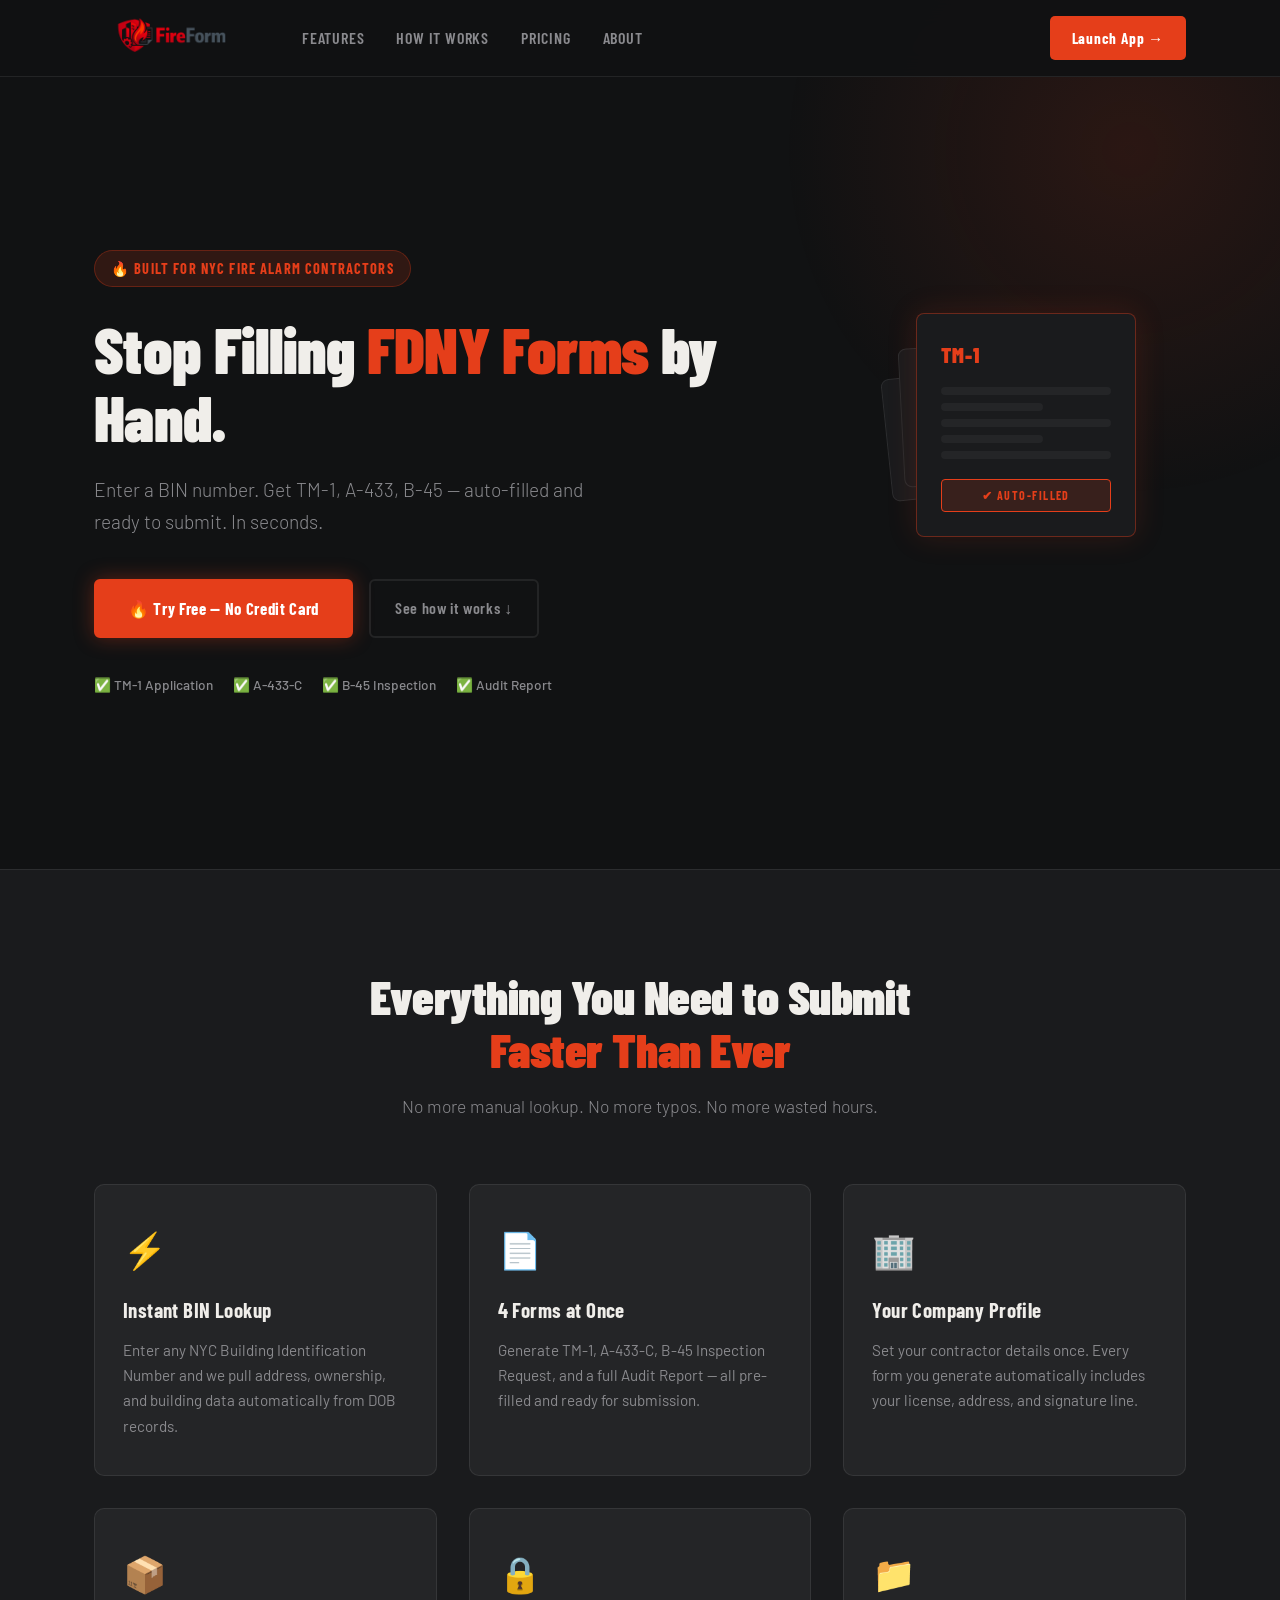
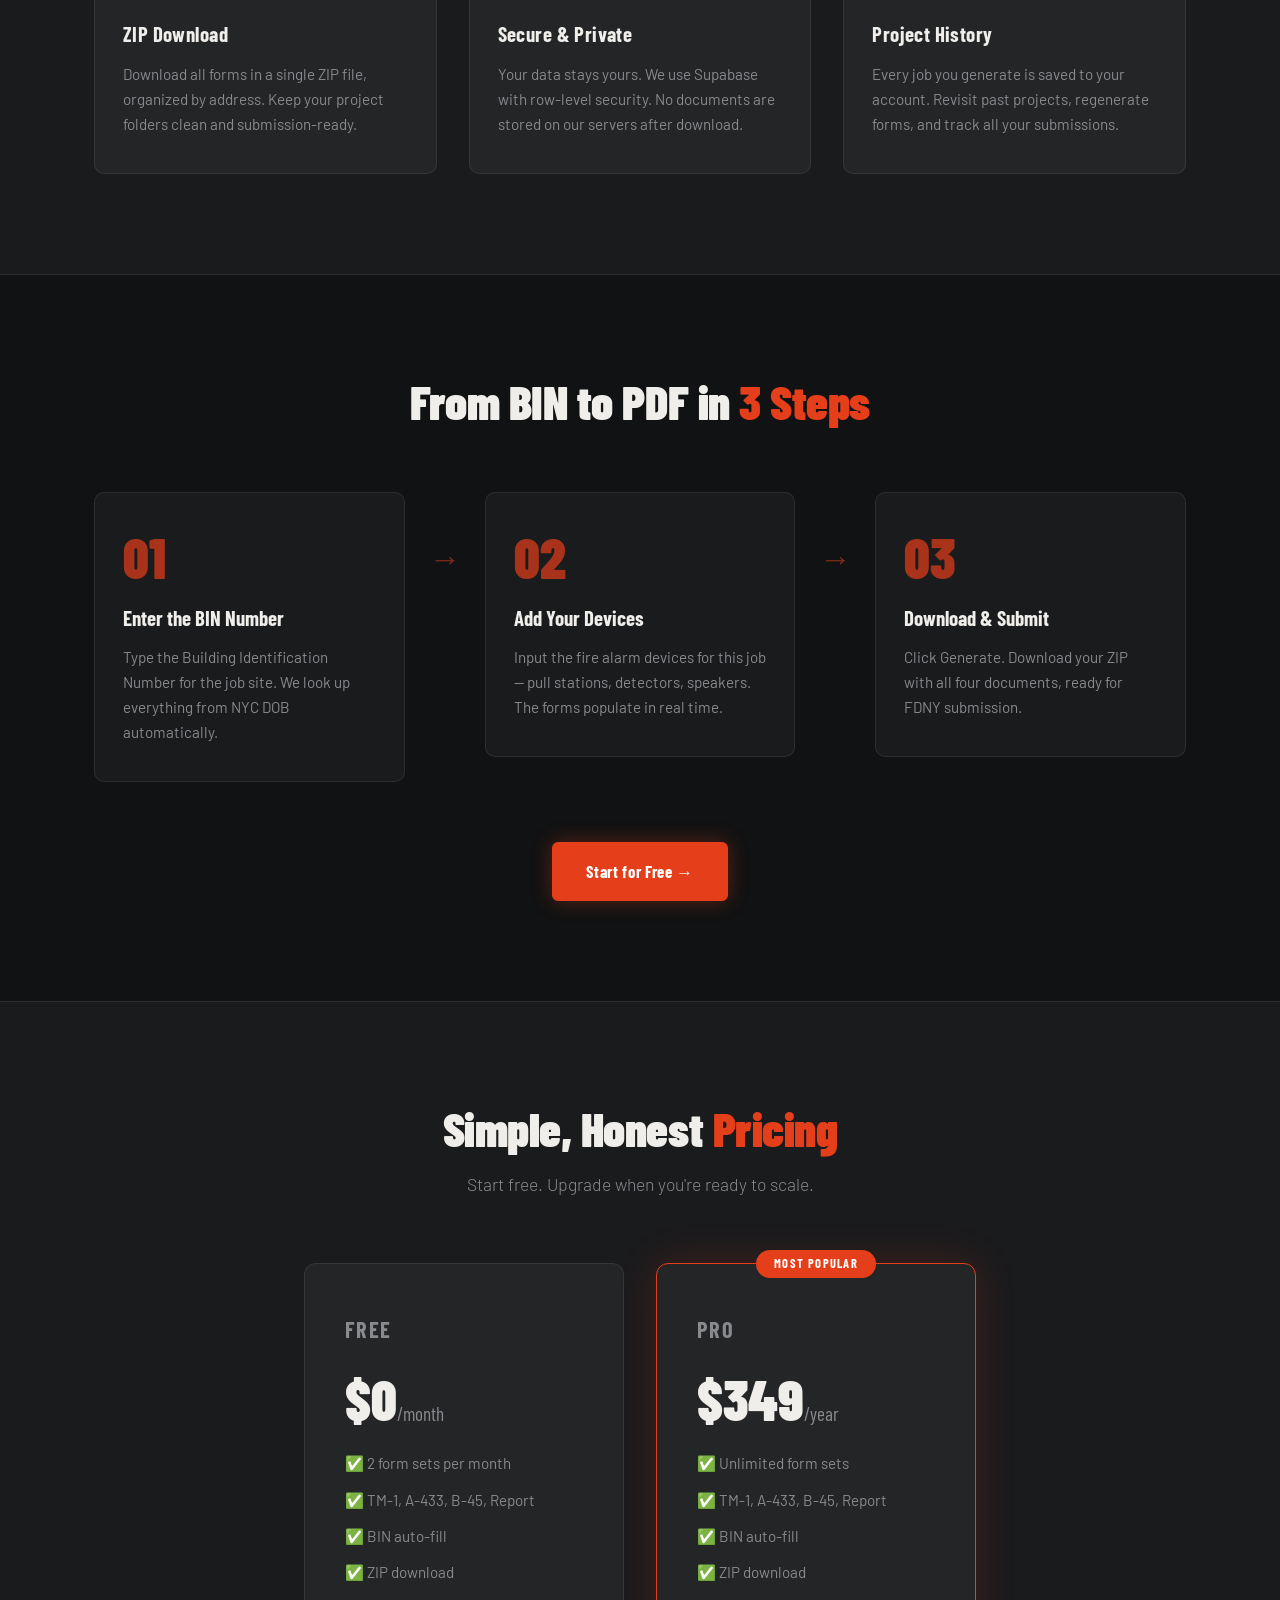
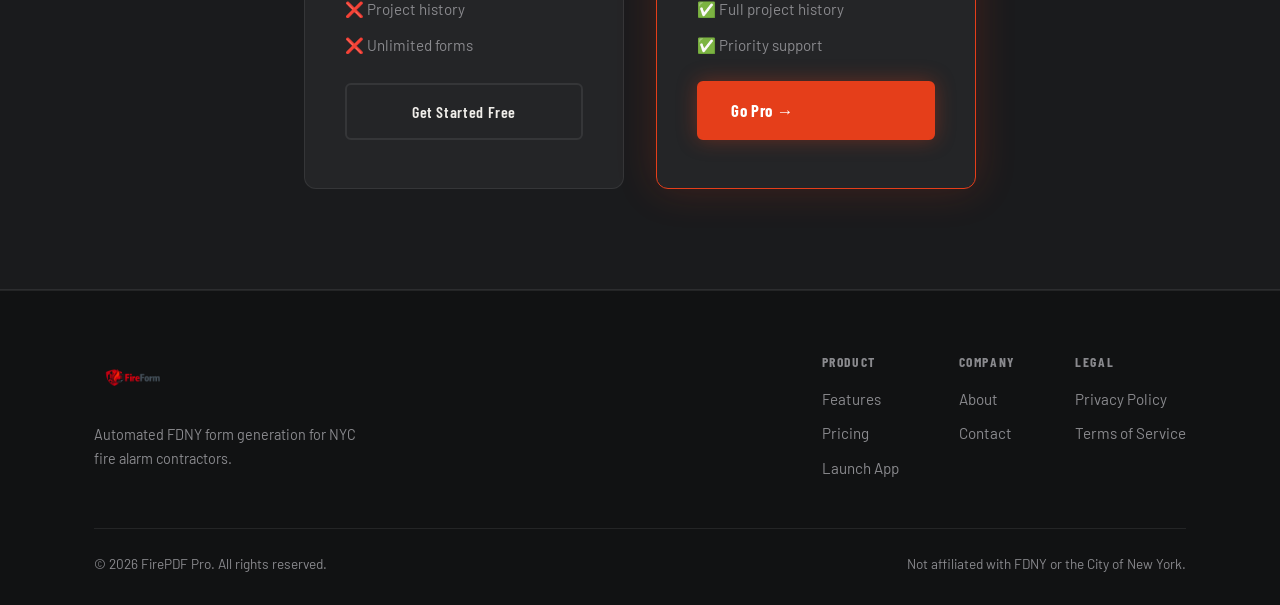
<file: index.html>
<!DOCTYPE html>
<html lang="en">
<head>
  <meta charset="UTF-8" />
  <meta name="viewport" content="width=device-width, initial-scale=1.0"/>
  <title>FirePDF Pro – FDNY Form Automation for NYC Fire Contractors</title>
  <meta name="description" content="Generate TM-1, A-433, and B-45 FDNY forms instantly. Built for NYC fire alarm contractors. Auto-fill from BIN number in seconds."/>
  <link rel="icon" href="logo.png" type="image/png"/>
  <link href="https://fonts.googleapis.com/css2?family=Barlow+Condensed:wght@400;600;700;900&family=Barlow:wght@300;400;500;600&display=swap" rel="stylesheet"/>
  <link rel="stylesheet" href="styles.css"/>
  
  <script async src="https://www.googletagmanager.com/gtag/js?id=AW-18013638371"></script>
  <script>
    window.dataLayer = window.dataLayer || [];
    function gtag(){dataLayer.push(arguments);}
    gtag('js', new Date());
    gtag('config', 'AW-18013638371');
  </script>
  
  <script>
  function gtag_report_conversion(url) {
    var callback = function () {
      if (typeof(url) != 'undefined') {
        window.location = url;
      }
    };
    gtag('event', 'conversion', {
        'send_to': 'AW-18013638371/5pHMCKfz-occEOOdyY1D',
        'event_callback': callback
    });
    return false;
  }
  </script>
</head>

<body>

  <nav class="navbar">
    <div class="nav-inner">
      <a href="index.html" class="nav-logo">
        <img src="logo.png" alt="FirePDF Pro" />
      </a>
      <ul class="nav-links">
        <li><a href="#features">Features</a></li>
        <li><a href="#how">How it Works</a></li>
        <li><a href="#pricing">Pricing</a></li>
        <li><a href="about.html">About</a></li>
      </ul>
      <a href="https://app.firepdfpro.com" onclick="return gtag_report_conversion('https://app.firepdfpro.com');" class="btn-nav" target="_blank">Launch App →</a>
      <button class="nav-toggle" onclick="document.querySelector('.nav-links').classList.toggle('open')">☰</button>
    </div>
  </nav>

  <header class="hero">
    <div class="hero-bg"></div>
    <div class="hero-content">
      <div class="hero-badge">🔥 Built for NYC Fire Alarm Contractors</div>
      <h1>Stop Filling <span class="highlight">FDNY Forms</span> by Hand.</h1>
      <p class="hero-sub">Enter a BIN number. Get TM-1, A-433, B-45 — auto-filled and ready to submit. In seconds.</p>
      <div class="hero-actions">
        <a href="https://app.firepdfpro.com" onclick="return gtag_report_conversion('https://app.firepdfpro.com');" class="btn-primary" target="_blank">🔥 Try Free — No Credit Card</a>
        <a href="#how" class="btn-ghost">See how it works ↓</a>
      </div>
      <div class="hero-proof">
        <span>✅ TM-1 Application</span>
        <span>✅ A-433-C</span>
        <span>✅ B-45 Inspection</span>
        <span>✅ Audit Report</span>
      </div>
    </div>
    <div class="hero-visual">
      <div class="doc-stack">
        <div class="doc-card doc-1">
          <div class="doc-label">TM-1</div>
          <div class="doc-lines">
            <div class="doc-line"></div>
            <div class="doc-line short"></div>
            <div class="doc-line"></div>
            <div class="doc-line short"></div>
            <div class="doc-line"></div>
          </div>
          <div class="doc-stamp">✔ AUTO-FILLED</div>
        </div>
        <div class="doc-card doc-2">
          <div class="doc-label">A-433</div>
          <div class="doc-lines">
            <div class="doc-line"></div>
            <div class="doc-line short"></div>
            <div class="doc-line"></div>
          </div>
        </div>
        <div class="doc-card doc-3">
          <div class="doc-label">B-45</div>
          <div class="doc-lines">
            <div class="doc-line"></div>
            <div class="doc-line short"></div>
          </div>
        </div>
      </div>
    </div>
  </header>

  <section class="features" id="features">
    <div class="container">
      <div class="section-header">
        <h2>Everything You Need to Submit<br/><span class="highlight">Faster Than Ever</span></h2>
        <p>No more manual lookup. No more typos. No more wasted hours.</p>
      </div>
      <div class="features-grid">
        <div class="feature-card">
          <div class="feature-icon">⚡</div>
          <h3>Instant BIN Lookup</h3>
          <p>Enter any NYC Building Identification Number and we pull address, ownership, and building data automatically from DOB records.</p>
        </div>
        <div class="feature-card">
          <div class="feature-icon">📄</div>
          <h3>4 Forms at Once</h3>
          <p>Generate TM-1, A-433-C, B-45 Inspection Request, and a full Audit Report — all pre-filled and ready for submission.</p>
        </div>
        <div class="feature-card">
          <div class="feature-icon">🏢</div>
          <h3>Your Company Profile</h3>
          <p>Set your contractor details once. Every form you generate automatically includes your license, address, and signature line.</p>
        </div>
        <div class="feature-card">
          <div class="feature-icon">📦</div>
          <h3>ZIP Download</h3>
          <p>Download all forms in a single ZIP file, organized by address. Keep your project folders clean and submission-ready.</p>
        </div>
        <div class="feature-card">
          <div class="feature-icon">🔒</div>
          <h3>Secure & Private</h3>
          <p>Your data stays yours. We use Supabase with row-level security. No documents are stored on our servers after download.</p>
        </div>
        <div class="feature-card">
          <div class="feature-icon">📁</div>
          <h3>Project History</h3>
          <p>Every job you generate is saved to your account. Revisit past projects, regenerate forms, and track all your submissions.</p>
        </div>
      </div>
    </div>
  </section>

  <section class="how" id="how">
    <div class="container">
      <div class="section-header light">
        <h2>From BIN to PDF in <span class="highlight">3 Steps</span></h2>
      </div>
      <div class="steps">
        <div class="step">
          <div class="step-number">01</div>
          <div class="step-content">
            <h3>Enter the BIN Number</h3>
            <p>Type the Building Identification Number for the job site. We look up everything from NYC DOB automatically.</p>
          </div>
        </div>
        <div class="step-arrow">→</div>
        <div class="step">
          <div class="step-number">02</div>
          <div class="step-content">
            <h3>Add Your Devices</h3>
            <p>Input the fire alarm devices for this job — pull stations, detectors, speakers. The forms populate in real time.</p>
          </div>
        </div>
        <div class="step-arrow">→</div>
        <div class="step">
          <div class="step-number">03</div>
          <div class="step-content">
            <h3>Download & Submit</h3>
            <p>Click Generate. Download your ZIP with all four documents, ready for FDNY submission.</p>
          </div>
        </div>
      </div>
      <div class="cta-center">
        <a href="https://app.firepdfpro.com" onclick="return gtag_report_conversion('https://app.firepdfpro.com');" class="btn-primary" target="_blank">Start for Free →</a>
      </div>
    </div>
  </section>

  <section class="pricing" id="pricing">
    <div class="container">
      <div class="section-header">
        <h2>Simple, Honest <span class="highlight">Pricing</span></h2>
        <p>Start free. Upgrade when you're ready to scale.</p>
      </div>
      <div class="pricing-grid">
        <div class="pricing-card">
          <div class="plan-name">Free</div>
          <div class="plan-price">$0<span>/month</span></div>
          <ul class="plan-features">
            <li>✅ 2 form sets per month</li>
            <li>✅ TM-1, A-433, B-45, Report</li>
            <li>✅ BIN auto-fill</li>
            <li>✅ ZIP download</li>
            <li>❌ Project history</li>
            <li>❌ Unlimited forms</li>
          </ul>
          <a href="https://app.firepdfpro.com" onclick="return gtag_report_conversion('https://app.firepdfpro.com');" class="btn-ghost-dark" target="_blank">Get Started Free</a>
        </div>
        <div class="pricing-card featured">
          <div class="plan-badge">Most Popular</div>
          <div class="plan-name">Pro</div>
          <div class="plan-price">$349<span>/year</span></div>
          <ul class="plan-features">
            <li>✅ Unlimited form sets</li>
            <li>✅ TM-1, A-433, B-45, Report</li>
            <li>✅ BIN auto-fill</li>
            <li>✅ ZIP download</li>
            <li>✅ Full project history</li>
            <li>✅ Priority support</li>
          </ul>
          <a href="https://app.firepdfpro.com" onclick="return gtag_report_conversion('https://app.firepdfpro.com');" class="btn-primary" target="_blank">Go Pro →</a>
        </div>
      </div>
    </div>
  </section>

  <footer class="footer">
    <div class="container">
      <div class="footer-top">
        <div class="footer-brand">
          <img src="logo.png" alt="FirePDF Pro" class="footer-logo" />
          <p>Automated FDNY form generation for NYC fire alarm contractors.</p>
        </div>
        <div class="footer-links">
          <div class="footer-col">
            <h4>Product</h4>
            <a href="#features">Features</a>
            <a href="#pricing">Pricing</a>
            <a href="https://app.firepdfpro.com" onclick="return gtag_report_conversion('https://app.firepdfpro.com');" target="_blank">Launch App</a>
          </div>
          <div class="footer-col">
            <h4>Company</h4>
            <a href="about.html">About</a>
            <a href="mailto:support@firepdfpro.com">Contact</a>
          </div>
          <div class="footer-col">
            <h4>Legal</h4>
            <a href="privacy.html">Privacy Policy</a>
            <a href="terms.html">Terms of Service</a>
          </div>
        </div>
      </div>
      <div class="footer-bottom">
        <p>© 2026 FirePDF Pro. All rights reserved.</p>
        <p>Not affiliated with FDNY or the City of New York.</p>
      </div>
    </div>
  </footer>

</body>
</html>
</file>
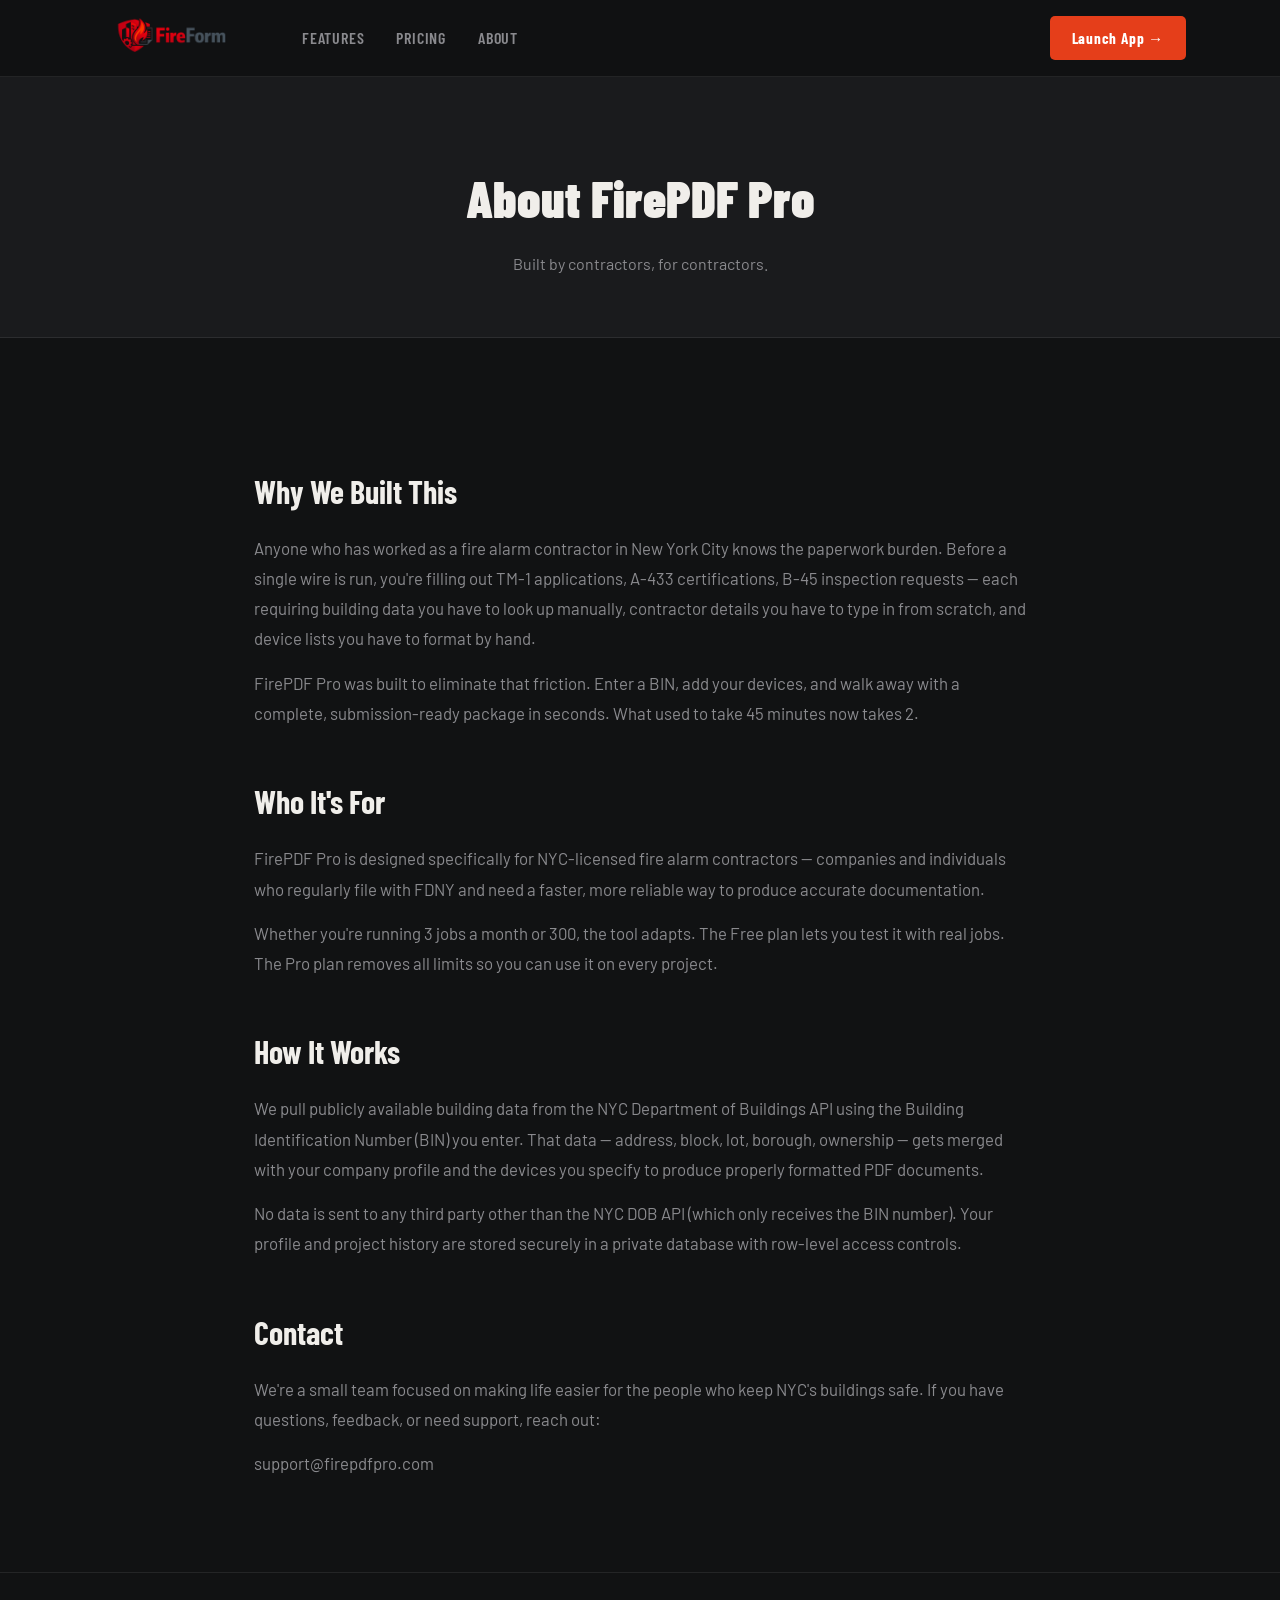
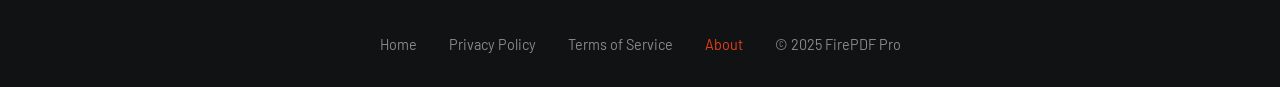
<file: about.html>
<!DOCTYPE html>
<html lang="en">
<head>
  <meta charset="UTF-8" />
  <meta name="viewport" content="width=device-width, initial-scale=1.0"/>
  <title>About – FirePDF Pro</title>
  <meta name="description" content="About FirePDF Pro — why we built it and who it's for."/>
  <link rel="icon" href="logo.png" type="image/png"/>
  <link href="https://fonts.googleapis.com/css2?family=Barlow+Condensed:wght@400;600;700;900&family=Barlow:wght@300;400;500;600&display=swap" rel="stylesheet"/>
  <link rel="stylesheet" href="styles.css"/>
</head>
<body>

  <nav class="navbar">
    <div class="nav-inner">
      <a href="index.html" class="nav-logo"><img src="logo.png" alt="FirePDF Pro" /></a>
      <ul class="nav-links">
        <li><a href="index.html#features">Features</a></li>
        <li><a href="index.html#pricing">Pricing</a></li>
        <li><a href="about.html">About</a></li>
      </ul>
      <a href="https://app.firepdfpro.com" class="btn-nav" target="_blank">Launch App →</a>
    </div>
  </nav>

  <div class="legal-hero">
    <h1>About FirePDF Pro</h1>
    <p>Built by contractors, for contractors.</p>
  </div>

  <section class="about-section">
    <div class="container">

      <h2>Why We Built This</h2>
      <p>Anyone who has worked as a fire alarm contractor in New York City knows the paperwork burden. Before a single wire is run, you're filling out TM-1 applications, A-433 certifications, B-45 inspection requests — each requiring building data you have to look up manually, contractor details you have to type in from scratch, and device lists you have to format by hand.</p>
      <p>FirePDF Pro was built to eliminate that friction. Enter a BIN, add your devices, and walk away with a complete, submission-ready package in seconds. What used to take 45 minutes now takes 2.</p>

      <h2>Who It's For</h2>
      <p>FirePDF Pro is designed specifically for NYC-licensed fire alarm contractors — companies and individuals who regularly file with FDNY and need a faster, more reliable way to produce accurate documentation.</p>
      <p>Whether you're running 3 jobs a month or 300, the tool adapts. The Free plan lets you test it with real jobs. The Pro plan removes all limits so you can use it on every project.</p>

      <h2>How It Works</h2>
      <p>We pull publicly available building data from the NYC Department of Buildings API using the Building Identification Number (BIN) you enter. That data — address, block, lot, borough, ownership — gets merged with your company profile and the devices you specify to produce properly formatted PDF documents.</p>
      <p>No data is sent to any third party other than the NYC DOB API (which only receives the BIN number). Your profile and project history are stored securely in a private database with row-level access controls.</p>

      <h2>Contact</h2>
      <p>We're a small team focused on making life easier for the people who keep NYC's buildings safe. If you have questions, feedback, or need support, reach out:</p>
      <p><a href="mailto:support@firepdfpro.com">support@firepdfpro.com</a></p>

    </div>
  </section>

  <footer class="footer">
    <div class="container">
      <div class="footer-bottom" style="border-top: none; padding-top: 0; justify-content: center; gap: 32px;">
        <a href="index.html" style="color: var(--text-muted); font-size: 0.9rem;">Home</a>
        <a href="privacy.html" style="color: var(--text-muted); font-size: 0.9rem;">Privacy Policy</a>
        <a href="terms.html" style="color: var(--text-muted); font-size: 0.9rem;">Terms of Service</a>
        <a href="about.html" style="color: var(--fire); font-size: 0.9rem;">About</a>
        <p style="color: var(--text-muted); font-size: 0.9rem;">© 2025 FirePDF Pro</p>
      </div>
    </div>
  </footer>

</body>
</html>
</file>
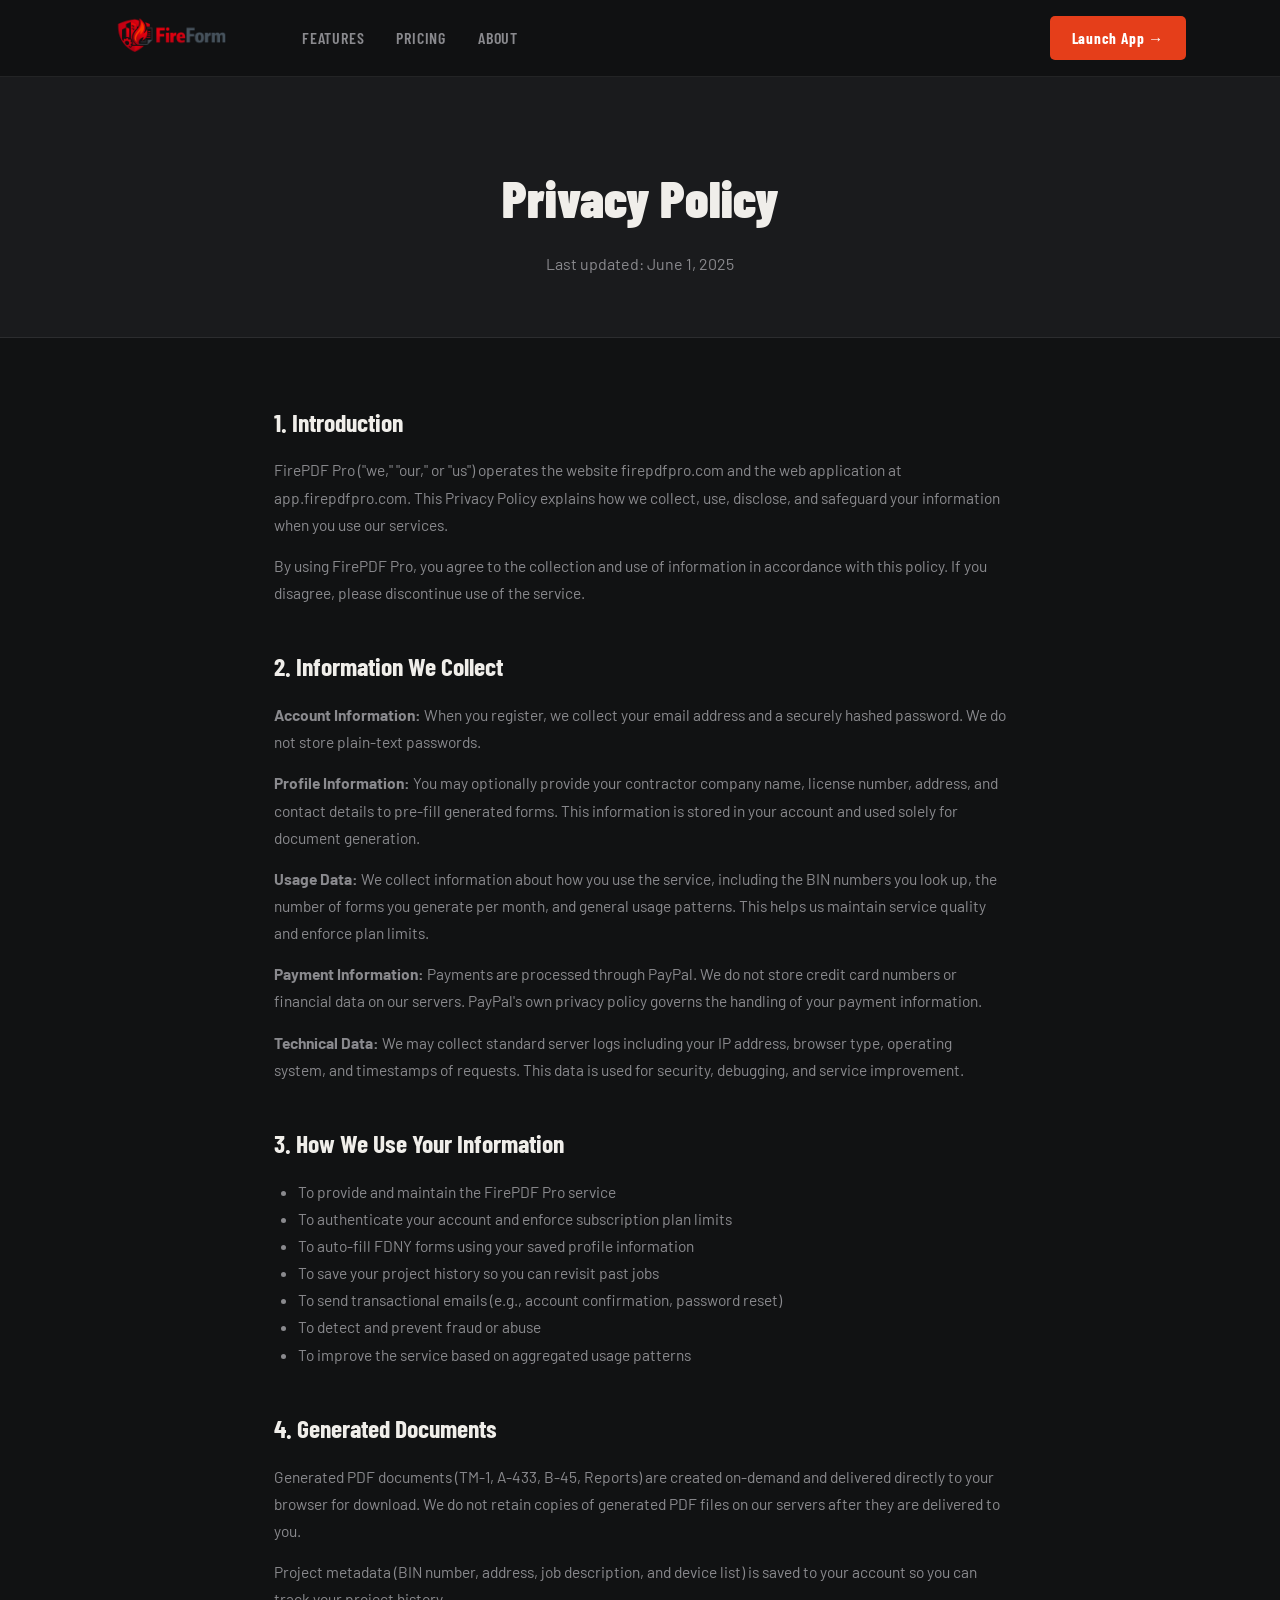
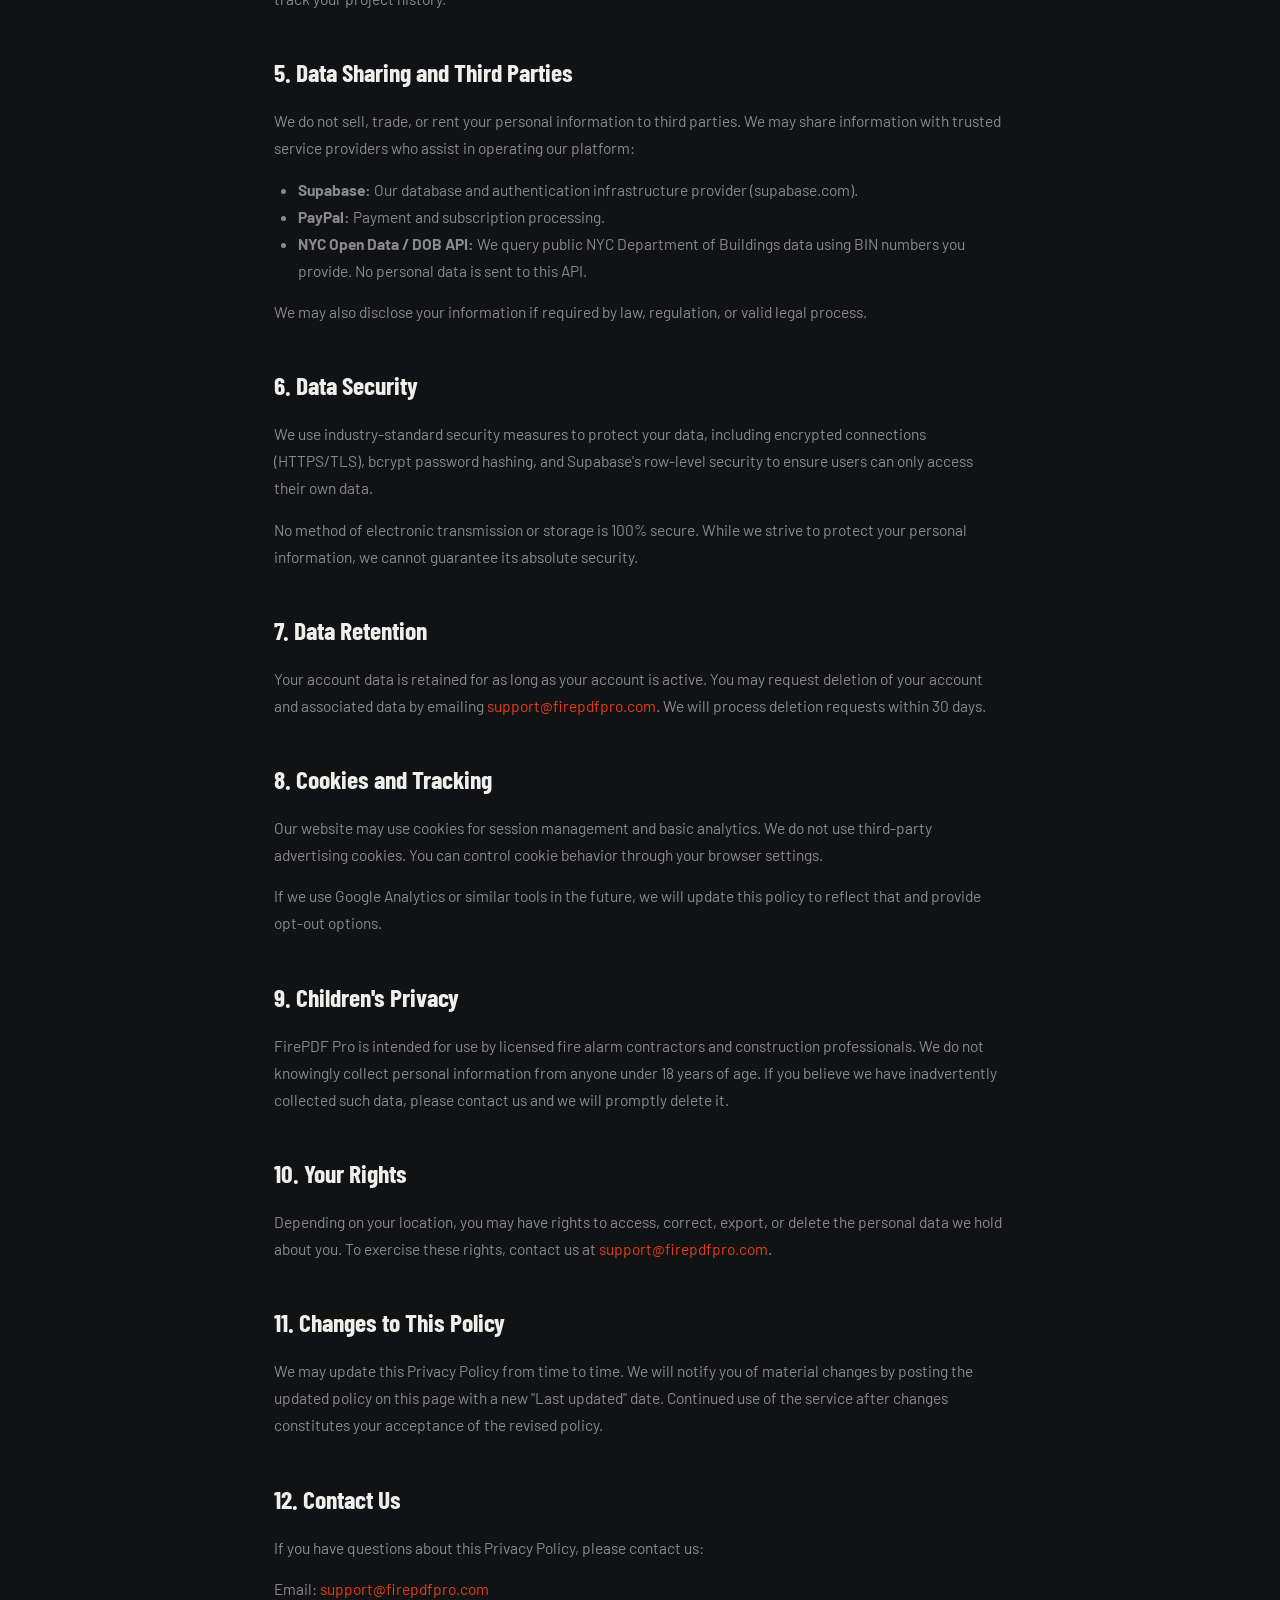
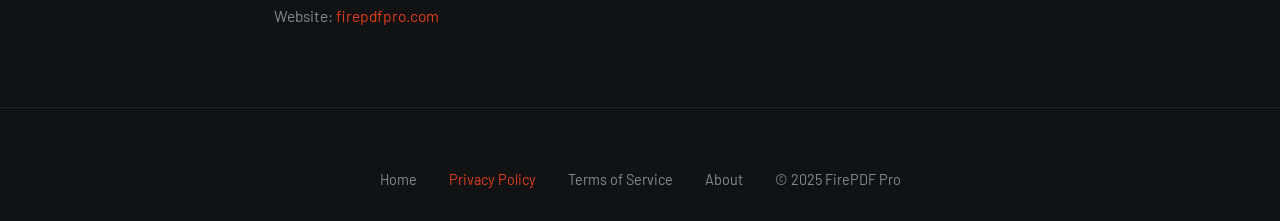
<file: privacy.html>
<!DOCTYPE html>
<html lang="en">
<head>
  <meta charset="UTF-8" />
  <meta name="viewport" content="width=device-width, initial-scale=1.0"/>
  <title>Privacy Policy – FirePDF Pro</title>
  <meta name="description" content="Privacy Policy for FirePDF Pro — how we collect, use, and protect your data."/>
  <link rel="icon" href="logo.png" type="image/png"/>
  <link href="https://fonts.googleapis.com/css2?family=Barlow+Condensed:wght@400;600;700;900&family=Barlow:wght@300;400;500;600&display=swap" rel="stylesheet"/>
  <link rel="stylesheet" href="styles.css"/>
</head>
<body>

  <nav class="navbar">
    <div class="nav-inner">
      <a href="index.html" class="nav-logo"><img src="logo.png" alt="FirePDF Pro" /></a>
      <ul class="nav-links">
        <li><a href="index.html#features">Features</a></li>
        <li><a href="index.html#pricing">Pricing</a></li>
        <li><a href="about.html">About</a></li>
      </ul>
      <a href="https://app.firepdfpro.com" class="btn-nav" target="_blank">Launch App →</a>
    </div>
  </nav>

  <div class="legal-hero">
    <h1>Privacy Policy</h1>
    <p>Last updated: June 1, 2025</p>
  </div>

  <div class="legal-content">

    <h2>1. Introduction</h2>
    <p>FirePDF Pro ("we," "our," or "us") operates the website firepdfpro.com and the web application at app.firepdfpro.com. This Privacy Policy explains how we collect, use, disclose, and safeguard your information when you use our services.</p>
    <p>By using FirePDF Pro, you agree to the collection and use of information in accordance with this policy. If you disagree, please discontinue use of the service.</p>

    <h2>2. Information We Collect</h2>
    <p><strong>Account Information:</strong> When you register, we collect your email address and a securely hashed password. We do not store plain-text passwords.</p>
    <p><strong>Profile Information:</strong> You may optionally provide your contractor company name, license number, address, and contact details to pre-fill generated forms. This information is stored in your account and used solely for document generation.</p>
    <p><strong>Usage Data:</strong> We collect information about how you use the service, including the BIN numbers you look up, the number of forms you generate per month, and general usage patterns. This helps us maintain service quality and enforce plan limits.</p>
    <p><strong>Payment Information:</strong> Payments are processed through PayPal. We do not store credit card numbers or financial data on our servers. PayPal's own privacy policy governs the handling of your payment information.</p>
    <p><strong>Technical Data:</strong> We may collect standard server logs including your IP address, browser type, operating system, and timestamps of requests. This data is used for security, debugging, and service improvement.</p>

    <h2>3. How We Use Your Information</h2>
    <ul>
      <li>To provide and maintain the FirePDF Pro service</li>
      <li>To authenticate your account and enforce subscription plan limits</li>
      <li>To auto-fill FDNY forms using your saved profile information</li>
      <li>To save your project history so you can revisit past jobs</li>
      <li>To send transactional emails (e.g., account confirmation, password reset)</li>
      <li>To detect and prevent fraud or abuse</li>
      <li>To improve the service based on aggregated usage patterns</li>
    </ul>

    <h2>4. Generated Documents</h2>
    <p>Generated PDF documents (TM-1, A-433, B-45, Reports) are created on-demand and delivered directly to your browser for download. We do not retain copies of generated PDF files on our servers after they are delivered to you.</p>
    <p>Project metadata (BIN number, address, job description, and device list) is saved to your account so you can track your project history.</p>

    <h2>5. Data Sharing and Third Parties</h2>
    <p>We do not sell, trade, or rent your personal information to third parties. We may share information with trusted service providers who assist in operating our platform:</p>
    <ul>
      <li><strong>Supabase:</strong> Our database and authentication infrastructure provider (supabase.com).</li>
      <li><strong>PayPal:</strong> Payment and subscription processing.</li>
      <li><strong>NYC Open Data / DOB API:</strong> We query public NYC Department of Buildings data using BIN numbers you provide. No personal data is sent to this API.</li>
    </ul>
    <p>We may also disclose your information if required by law, regulation, or valid legal process.</p>

    <h2>6. Data Security</h2>
    <p>We use industry-standard security measures to protect your data, including encrypted connections (HTTPS/TLS), bcrypt password hashing, and Supabase's row-level security to ensure users can only access their own data.</p>
    <p>No method of electronic transmission or storage is 100% secure. While we strive to protect your personal information, we cannot guarantee its absolute security.</p>

    <h2>7. Data Retention</h2>
    <p>Your account data is retained for as long as your account is active. You may request deletion of your account and associated data by emailing <a href="mailto:support@firepdfpro.com">support@firepdfpro.com</a>. We will process deletion requests within 30 days.</p>

    <h2>8. Cookies and Tracking</h2>
    <p>Our website may use cookies for session management and basic analytics. We do not use third-party advertising cookies. You can control cookie behavior through your browser settings.</p>
    <p>If we use Google Analytics or similar tools in the future, we will update this policy to reflect that and provide opt-out options.</p>

    <h2>9. Children's Privacy</h2>
    <p>FirePDF Pro is intended for use by licensed fire alarm contractors and construction professionals. We do not knowingly collect personal information from anyone under 18 years of age. If you believe we have inadvertently collected such data, please contact us and we will promptly delete it.</p>

    <h2>10. Your Rights</h2>
    <p>Depending on your location, you may have rights to access, correct, export, or delete the personal data we hold about you. To exercise these rights, contact us at <a href="mailto:support@firepdfpro.com">support@firepdfpro.com</a>.</p>

    <h2>11. Changes to This Policy</h2>
    <p>We may update this Privacy Policy from time to time. We will notify you of material changes by posting the updated policy on this page with a new "Last updated" date. Continued use of the service after changes constitutes your acceptance of the revised policy.</p>

    <h2>12. Contact Us</h2>
    <p>If you have questions about this Privacy Policy, please contact us:</p>
    <p>Email: <a href="mailto:support@firepdfpro.com">support@firepdfpro.com</a><br/>
    Website: <a href="https://firepdfpro.com">firepdfpro.com</a></p>

  </div>

  <footer class="footer">
    <div class="container">
      <div class="footer-bottom" style="border-top: none; padding-top: 0; justify-content: center; gap: 32px;">
        <a href="index.html" style="color: var(--text-muted); font-size: 0.9rem;">Home</a>
        <a href="privacy.html" style="color: var(--fire); font-size: 0.9rem;">Privacy Policy</a>
        <a href="terms.html" style="color: var(--text-muted); font-size: 0.9rem;">Terms of Service</a>
        <a href="about.html" style="color: var(--text-muted); font-size: 0.9rem;">About</a>
        <p style="color: var(--text-muted); font-size: 0.9rem;">© 2025 FirePDF Pro</p>
      </div>
    </div>
  </footer>

</body>
</html>
</file>
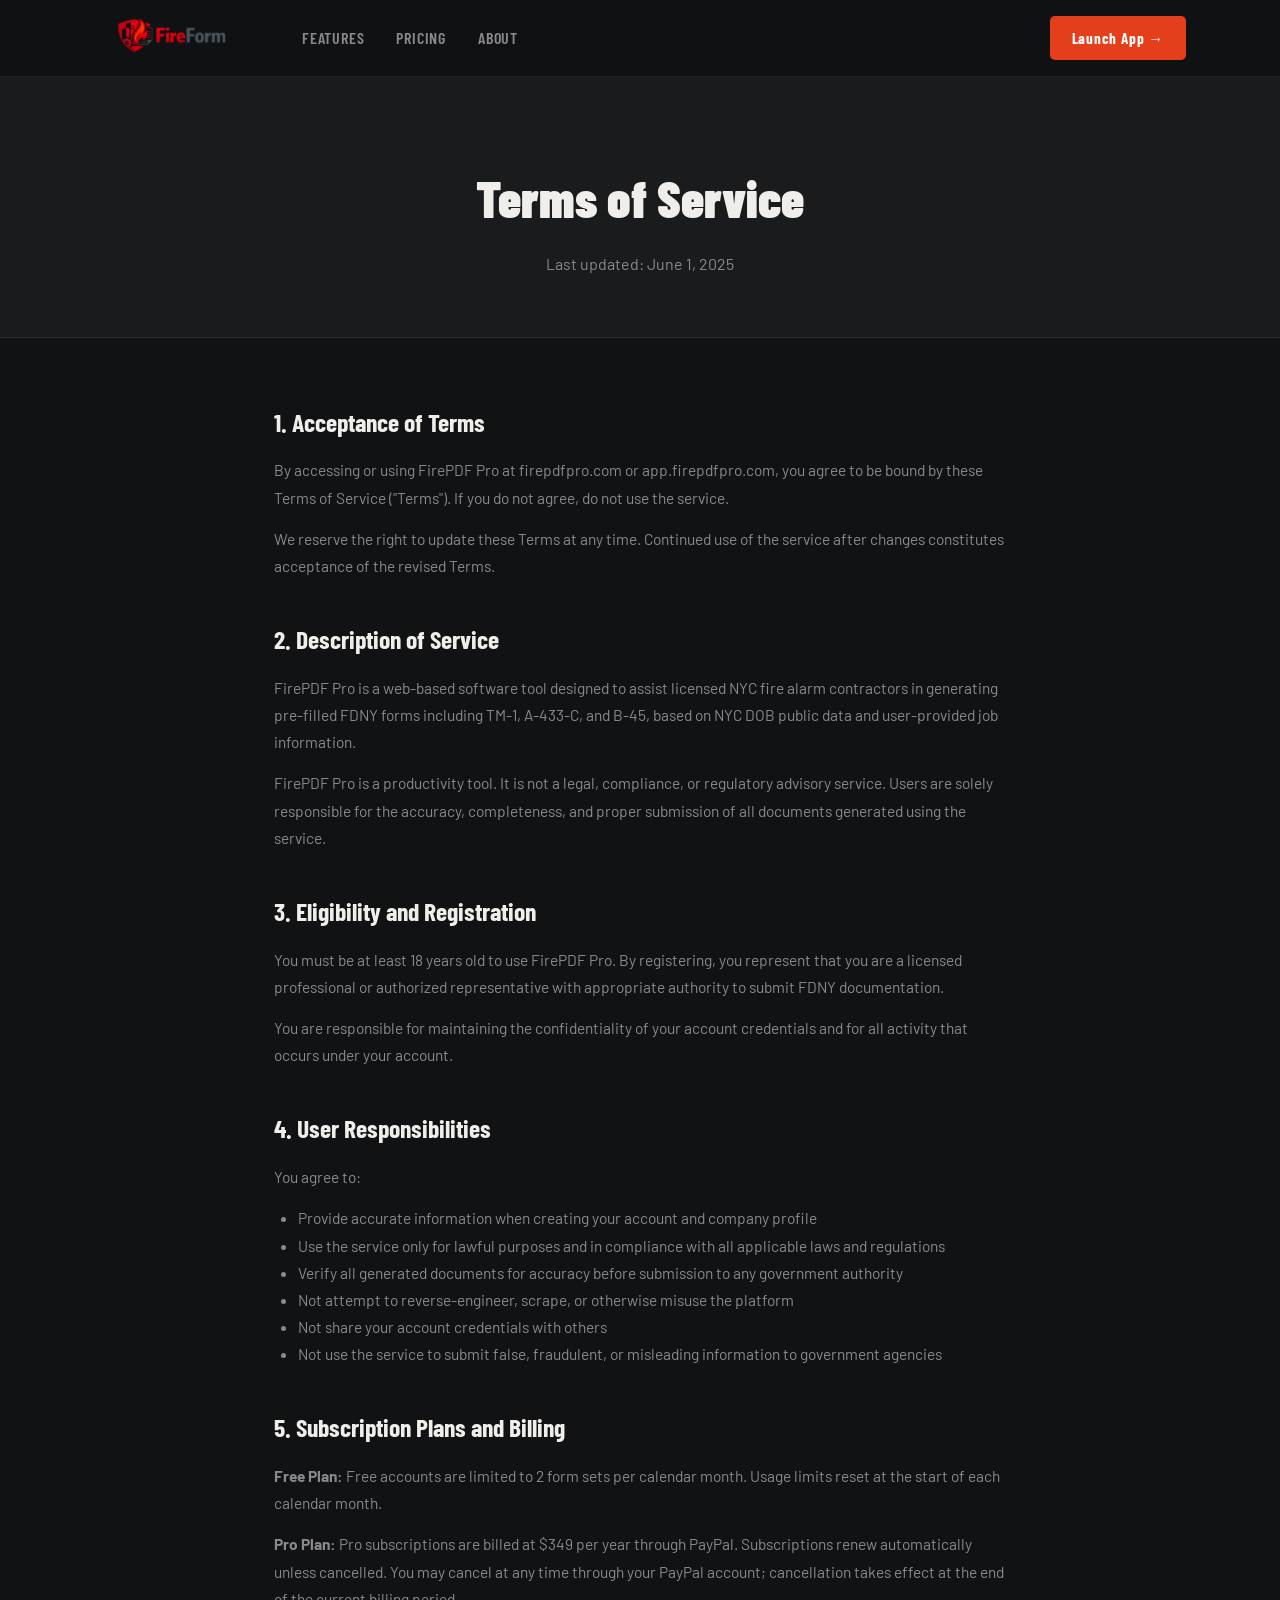
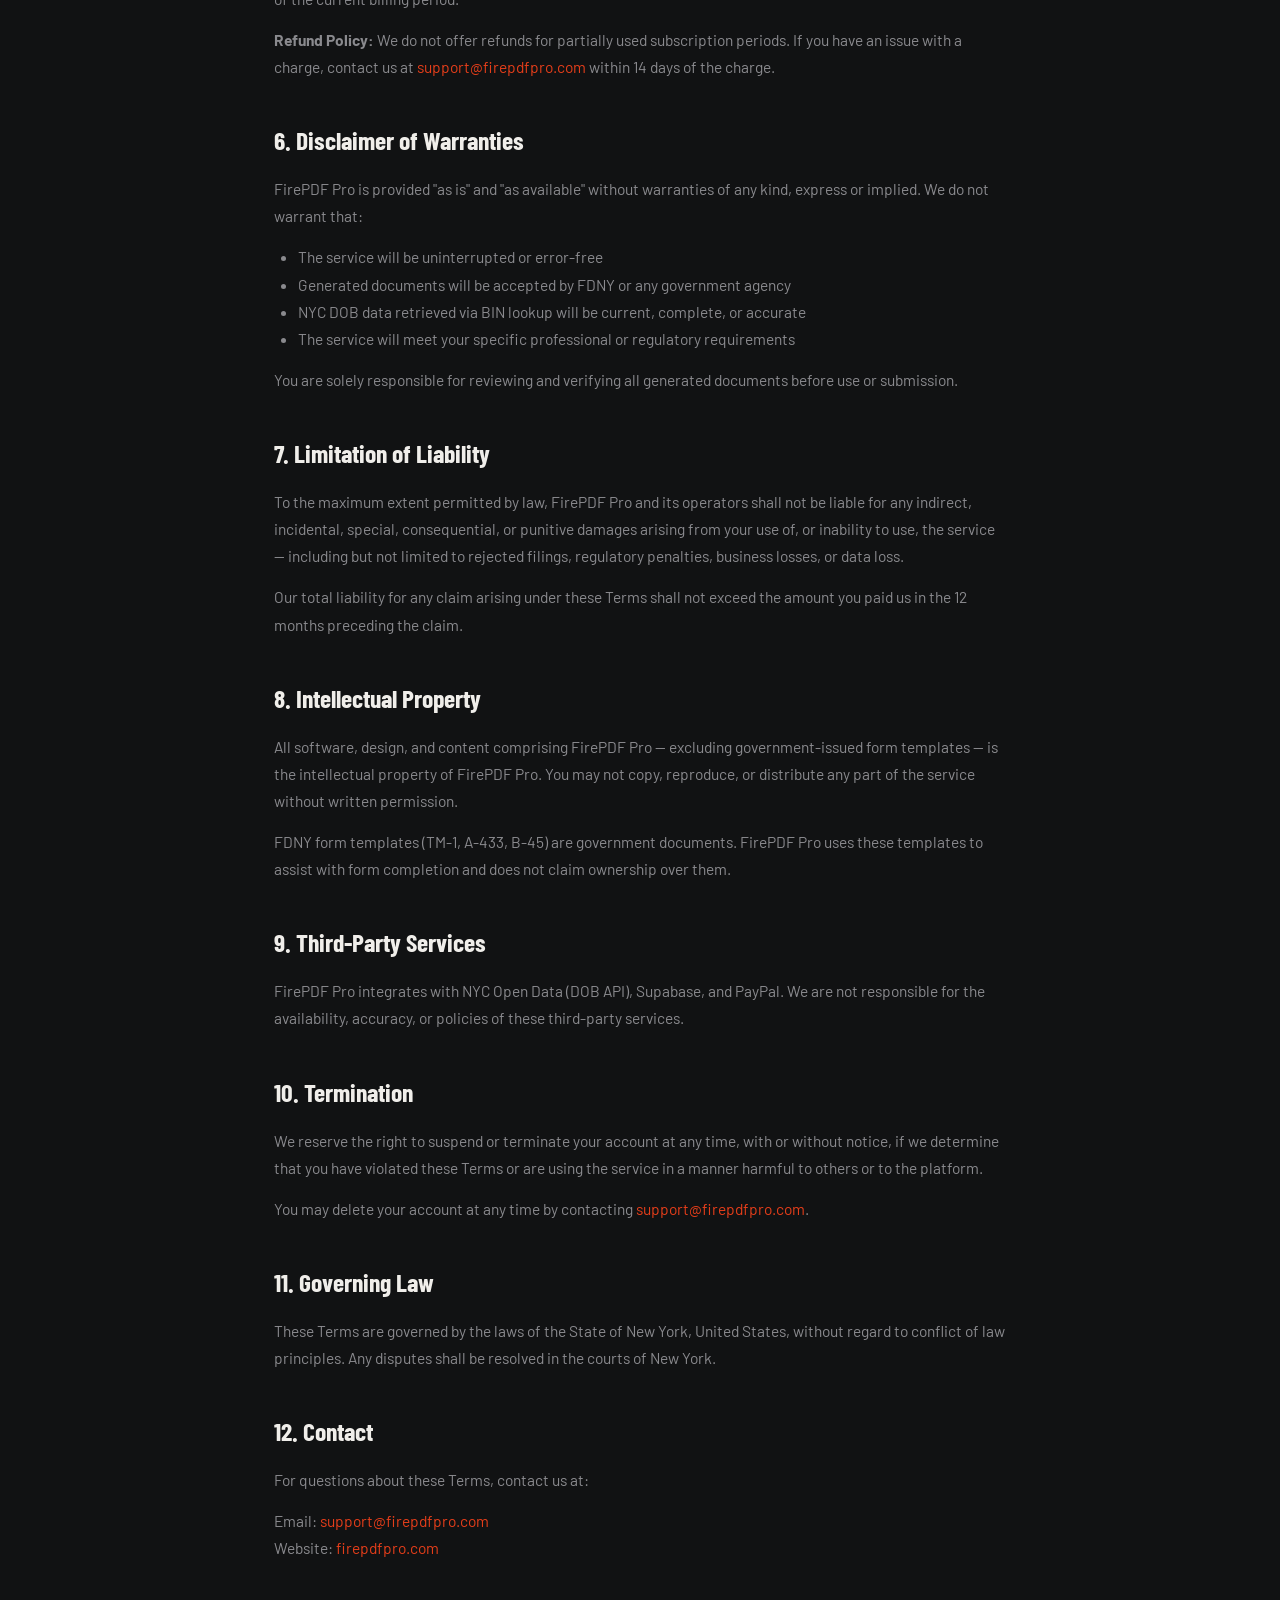
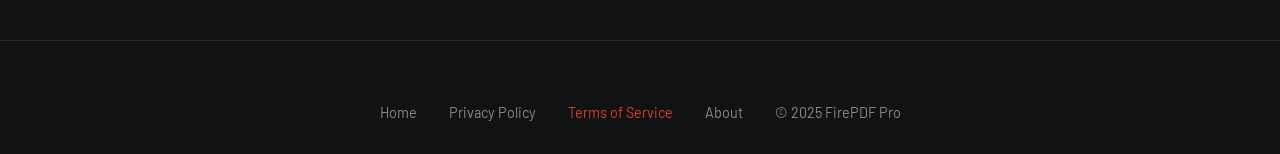
<file: terms.html>
<!DOCTYPE html>
<html lang="en">
<head>
  <meta charset="UTF-8" />
  <meta name="viewport" content="width=device-width, initial-scale=1.0"/>
  <title>Terms of Service – FirePDF Pro</title>
  <meta name="description" content="Terms of Service for FirePDF Pro — rules for using our FDNY form automation service."/>
  <link rel="icon" href="logo.png" type="image/png"/>
  <link href="https://fonts.googleapis.com/css2?family=Barlow+Condensed:wght@400;600;700;900&family=Barlow:wght@300;400;500;600&display=swap" rel="stylesheet"/>
  <link rel="stylesheet" href="styles.css"/>
</head>
<body>

  <nav class="navbar">
    <div class="nav-inner">
      <a href="index.html" class="nav-logo"><img src="logo.png" alt="FirePDF Pro" /></a>
      <ul class="nav-links">
        <li><a href="index.html#features">Features</a></li>
        <li><a href="index.html#pricing">Pricing</a></li>
        <li><a href="about.html">About</a></li>
      </ul>
      <a href="https://app.firepdfpro.com" class="btn-nav" target="_blank">Launch App →</a>
    </div>
  </nav>

  <div class="legal-hero">
    <h1>Terms of Service</h1>
    <p>Last updated: June 1, 2025</p>
  </div>

  <div class="legal-content">

    <h2>1. Acceptance of Terms</h2>
    <p>By accessing or using FirePDF Pro at firepdfpro.com or app.firepdfpro.com, you agree to be bound by these Terms of Service ("Terms"). If you do not agree, do not use the service.</p>
    <p>We reserve the right to update these Terms at any time. Continued use of the service after changes constitutes acceptance of the revised Terms.</p>

    <h2>2. Description of Service</h2>
    <p>FirePDF Pro is a web-based software tool designed to assist licensed NYC fire alarm contractors in generating pre-filled FDNY forms including TM-1, A-433-C, and B-45, based on NYC DOB public data and user-provided job information.</p>
    <p>FirePDF Pro is a productivity tool. It is not a legal, compliance, or regulatory advisory service. Users are solely responsible for the accuracy, completeness, and proper submission of all documents generated using the service.</p>

    <h2>3. Eligibility and Registration</h2>
    <p>You must be at least 18 years old to use FirePDF Pro. By registering, you represent that you are a licensed professional or authorized representative with appropriate authority to submit FDNY documentation.</p>
    <p>You are responsible for maintaining the confidentiality of your account credentials and for all activity that occurs under your account.</p>

    <h2>4. User Responsibilities</h2>
    <p>You agree to:</p>
    <ul>
      <li>Provide accurate information when creating your account and company profile</li>
      <li>Use the service only for lawful purposes and in compliance with all applicable laws and regulations</li>
      <li>Verify all generated documents for accuracy before submission to any government authority</li>
      <li>Not attempt to reverse-engineer, scrape, or otherwise misuse the platform</li>
      <li>Not share your account credentials with others</li>
      <li>Not use the service to submit false, fraudulent, or misleading information to government agencies</li>
    </ul>

    <h2>5. Subscription Plans and Billing</h2>
    <p><strong>Free Plan:</strong> Free accounts are limited to 2 form sets per calendar month. Usage limits reset at the start of each calendar month.</p>
    <p><strong>Pro Plan:</strong> Pro subscriptions are billed at $349 per year through PayPal. Subscriptions renew automatically unless cancelled. You may cancel at any time through your PayPal account; cancellation takes effect at the end of the current billing period.</p>
    <p><strong>Refund Policy:</strong> We do not offer refunds for partially used subscription periods. If you have an issue with a charge, contact us at <a href="mailto:support@firepdfpro.com">support@firepdfpro.com</a> within 14 days of the charge.</p>

    <h2>6. Disclaimer of Warranties</h2>
    <p>FirePDF Pro is provided "as is" and "as available" without warranties of any kind, express or implied. We do not warrant that:</p>
    <ul>
      <li>The service will be uninterrupted or error-free</li>
      <li>Generated documents will be accepted by FDNY or any government agency</li>
      <li>NYC DOB data retrieved via BIN lookup will be current, complete, or accurate</li>
      <li>The service will meet your specific professional or regulatory requirements</li>
    </ul>
    <p>You are solely responsible for reviewing and verifying all generated documents before use or submission.</p>

    <h2>7. Limitation of Liability</h2>
    <p>To the maximum extent permitted by law, FirePDF Pro and its operators shall not be liable for any indirect, incidental, special, consequential, or punitive damages arising from your use of, or inability to use, the service — including but not limited to rejected filings, regulatory penalties, business losses, or data loss.</p>
    <p>Our total liability for any claim arising under these Terms shall not exceed the amount you paid us in the 12 months preceding the claim.</p>

    <h2>8. Intellectual Property</h2>
    <p>All software, design, and content comprising FirePDF Pro — excluding government-issued form templates — is the intellectual property of FirePDF Pro. You may not copy, reproduce, or distribute any part of the service without written permission.</p>
    <p>FDNY form templates (TM-1, A-433, B-45) are government documents. FirePDF Pro uses these templates to assist with form completion and does not claim ownership over them.</p>

    <h2>9. Third-Party Services</h2>
    <p>FirePDF Pro integrates with NYC Open Data (DOB API), Supabase, and PayPal. We are not responsible for the availability, accuracy, or policies of these third-party services.</p>

    <h2>10. Termination</h2>
    <p>We reserve the right to suspend or terminate your account at any time, with or without notice, if we determine that you have violated these Terms or are using the service in a manner harmful to others or to the platform.</p>
    <p>You may delete your account at any time by contacting <a href="mailto:support@firepdfpro.com">support@firepdfpro.com</a>.</p>

    <h2>11. Governing Law</h2>
    <p>These Terms are governed by the laws of the State of New York, United States, without regard to conflict of law principles. Any disputes shall be resolved in the courts of New York.</p>

    <h2>12. Contact</h2>
    <p>For questions about these Terms, contact us at:</p>
    <p>Email: <a href="mailto:support@firepdfpro.com">support@firepdfpro.com</a><br/>
    Website: <a href="https://firepdfpro.com">firepdfpro.com</a></p>

  </div>

  <footer class="footer">
    <div class="container">
      <div class="footer-bottom" style="border-top: none; padding-top: 0; justify-content: center; gap: 32px;">
        <a href="index.html" style="color: var(--text-muted); font-size: 0.9rem;">Home</a>
        <a href="privacy.html" style="color: var(--text-muted); font-size: 0.9rem;">Privacy Policy</a>
        <a href="terms.html" style="color: var(--fire); font-size: 0.9rem;">Terms of Service</a>
        <a href="about.html" style="color: var(--text-muted); font-size: 0.9rem;">About</a>
        <p style="color: var(--text-muted); font-size: 0.9rem;">© 2025 FirePDF Pro</p>
      </div>
    </div>
  </footer>

</body>
</html>
</file>
<file: styles.css>
/* =========================================
   FirePDF Pro – styles.css
   ========================================= */

:root {
  --fire: #E53E1A;
  --fire-dark: #B52E0E;
  --fire-glow: rgba(229,62,26,0.15);
  --dark: #111213;
  --dark-2: #1A1B1D;
  --dark-3: #242527;
  --border: rgba(255,255,255,0.08);
  --text: #F0EEEA;
  --text-muted: #8A8A8E;
  --white: #FFFFFF;
}

*, *::before, *::after { box-sizing: border-box; margin: 0; padding: 0; }

html { scroll-behavior: smooth; }

body {
  font-family: 'Barlow', sans-serif;
  background: var(--dark);
  color: var(--text);
  line-height: 1.6;
  font-size: 16px;
}

a { text-decoration: none; color: inherit; }

.container {
  max-width: 1140px;
  margin: 0 auto;
  padding: 0 24px;
}

/* ---- BUTTONS ---- */
.btn-primary {
  display: inline-block;
  background: var(--fire);
  color: #fff;
  font-family: 'Barlow Condensed', sans-serif;
  font-size: 1.05rem;
  font-weight: 700;
  letter-spacing: 0.04em;
  padding: 14px 32px;
  border-radius: 6px;
  border: 2px solid var(--fire);
  transition: background 0.2s, transform 0.15s, box-shadow 0.2s;
  box-shadow: 0 0 20px rgba(229,62,26,0.35);
}
.btn-primary:hover {
  background: var(--fire-dark);
  transform: translateY(-2px);
  box-shadow: 0 6px 30px rgba(229,62,26,0.5);
}

.btn-ghost {
  display: inline-block;
  color: var(--text-muted);
  font-family: 'Barlow Condensed', sans-serif;
  font-size: 1rem;
  font-weight: 600;
  letter-spacing: 0.04em;
  padding: 14px 24px;
  border: 2px solid var(--border);
  border-radius: 6px;
  transition: border-color 0.2s, color 0.2s;
}
.btn-ghost:hover { border-color: var(--fire); color: var(--fire); }

.btn-ghost-dark {
  display: inline-block;
  color: var(--text);
  font-family: 'Barlow Condensed', sans-serif;
  font-size: 1rem;
  font-weight: 600;
  letter-spacing: 0.04em;
  padding: 14px 32px;
  border: 2px solid var(--border);
  border-radius: 6px;
  text-align: center;
  transition: border-color 0.2s, color 0.2s;
}
.btn-ghost-dark:hover { border-color: var(--fire); color: var(--fire); }

.btn-nav {
  display: inline-block;
  background: var(--fire);
  color: #fff;
  font-family: 'Barlow Condensed', sans-serif;
  font-size: 0.95rem;
  font-weight: 700;
  letter-spacing: 0.05em;
  padding: 10px 22px;
  border-radius: 5px;
  transition: background 0.2s;
}
.btn-nav:hover { background: var(--fire-dark); }

.highlight { color: var(--fire); }

/* ---- NAV ---- */
.navbar {
  position: sticky;
  top: 0;
  z-index: 100;
  background: rgba(17,18,19,0.92);
  backdrop-filter: blur(12px);
  border-bottom: 1px solid var(--border);
}
.nav-inner {
  max-width: 1140px;
  margin: 0 auto;
  padding: 0 24px;
  display: flex;
  align-items: center;
  gap: 40px;
  height: 76px;
}
.nav-logo img { height: 112px; display: block; }

.nav-links {
  display: flex;
  list-style: none;
  gap: 32px;
  flex: 1;
}
.nav-links a {
  font-family: 'Barlow Condensed', sans-serif;
  font-size: 1rem;
  font-weight: 600;
  letter-spacing: 0.05em;
  color: var(--text-muted);
  text-transform: uppercase;
  transition: color 0.2s;
}
.nav-links a:hover { color: var(--text); }

.nav-toggle {
  display: none;
  background: none;
  border: none;
  color: var(--text);
  font-size: 1.4rem;
  cursor: pointer;
  margin-left: auto;
}

/* ---- HERO ---- */
.hero {
  min-height: 88vh;
  display: flex;
  align-items: center;
  gap: 60px;
  position: relative;
  overflow: hidden;
  padding: 80px 24px;
  max-width: 1140px;
  margin: 0 auto;
}

.hero-bg {
  position: fixed;
  top: -200px; right: -200px;
  width: 700px; height: 700px;
  background: radial-gradient(circle, rgba(229,62,26,0.12) 0%, transparent 70%);
  pointer-events: none;
  z-index: 0;
}

.hero-content {
  flex: 1;
  position: relative;
  z-index: 1;
}

.hero-badge {
  display: inline-block;
  background: var(--fire-glow);
  border: 1px solid rgba(229,62,26,0.3);
  color: var(--fire);
  font-family: 'Barlow Condensed', sans-serif;
  font-size: 0.9rem;
  font-weight: 700;
  letter-spacing: 0.08em;
  text-transform: uppercase;
  padding: 6px 16px;
  border-radius: 50px;
  margin-bottom: 28px;
}

.hero-content h1 {
  font-family: 'Barlow Condensed', sans-serif;
  font-size: clamp(2.8rem, 5vw, 4.2rem);
  font-weight: 900;
  line-height: 1.05;
  letter-spacing: -0.01em;
  margin-bottom: 24px;
}

.hero-sub {
  font-size: 1.2rem;
  color: var(--text-muted);
  max-width: 500px;
  margin-bottom: 40px;
  font-weight: 300;
  line-height: 1.7;
}

.hero-actions {
  display: flex;
  gap: 16px;
  flex-wrap: wrap;
  margin-bottom: 36px;
}

.hero-proof {
  display: flex;
  gap: 20px;
  flex-wrap: wrap;
}
.hero-proof span {
  font-size: 0.85rem;
  color: var(--text-muted);
  font-weight: 500;
}

/* ---- DOC STACK ---- */
.hero-visual {
  flex: 0 0 320px;
  position: relative;
  z-index: 1;
  display: flex;
  align-items: center;
  justify-content: center;
}

.doc-stack { position: relative; width: 260px; height: 320px; }

.doc-card {
  position: absolute;
  background: var(--dark-2);
  border: 1px solid var(--border);
  border-radius: 8px;
  padding: 24px;
  width: 220px;
}
.doc-1 { top: 0; left: 20px; z-index: 3; border-color: rgba(229,62,26,0.4); box-shadow: 0 0 30px rgba(229,62,26,0.15); animation: floatCard 3s ease-in-out infinite; }
.doc-2 { top: 30px; left: 5px; z-index: 2; transform: rotate(-3deg); }
.doc-3 { top: 55px; left: -10px; z-index: 1; transform: rotate(-6deg); }

@keyframes floatCard {
  0%, 100% { transform: translateY(0); }
  50% { transform: translateY(-8px); }
}

.doc-label {
  font-family: 'Barlow Condensed', sans-serif;
  font-size: 1.3rem;
  font-weight: 900;
  color: var(--fire);
  margin-bottom: 16px;
  letter-spacing: 0.05em;
}

.doc-lines { display: flex; flex-direction: column; gap: 8px; }
.doc-line { height: 8px; background: var(--dark-3); border-radius: 4px; }
.doc-line.short { width: 60%; }

.doc-stamp {
  margin-top: 20px;
  background: rgba(229,62,26,0.15);
  border: 1px solid var(--fire);
  color: var(--fire);
  font-family: 'Barlow Condensed', sans-serif;
  font-size: 0.75rem;
  font-weight: 700;
  letter-spacing: 0.12em;
  padding: 6px 12px;
  border-radius: 4px;
  text-align: center;
}

/* ---- SECTIONS ---- */
.section-header {
  text-align: center;
  margin-bottom: 64px;
}
.section-header h2 {
  font-family: 'Barlow Condensed', sans-serif;
  font-size: clamp(2rem, 4vw, 3rem);
  font-weight: 900;
  line-height: 1.1;
  margin-bottom: 16px;
  letter-spacing: -0.01em;
}
.section-header p {
  color: var(--text-muted);
  font-size: 1.1rem;
  font-weight: 300;
}
.section-header.light h2 { color: var(--text); }

/* ---- FEATURES ---- */
.features {
  padding: 100px 24px;
  background: var(--dark-2);
  border-top: 1px solid var(--border);
  border-bottom: 1px solid var(--border);
}
.features-grid {
  display: grid;
  grid-template-columns: repeat(3, 1fr);
  gap: 32px;
}
.feature-card {
  background: var(--dark-3);
  border: 1px solid var(--border);
  border-radius: 10px;
  padding: 36px 28px;
  transition: border-color 0.2s, transform 0.2s;
}
.feature-card:hover {
  border-color: rgba(229,62,26,0.35);
  transform: translateY(-4px);
}
.feature-icon { font-size: 2.2rem; margin-bottom: 16px; }
.feature-card h3 {
  font-family: 'Barlow Condensed', sans-serif;
  font-size: 1.3rem;
  font-weight: 700;
  letter-spacing: 0.02em;
  margin-bottom: 12px;
  color: var(--text);
}
.feature-card p { color: var(--text-muted); font-size: 0.95rem; line-height: 1.65; }

/* ---- HOW IT WORKS ---- */
.how {
  padding: 100px 24px;
}
.steps {
  display: flex;
  align-items: flex-start;
  gap: 24px;
  margin-bottom: 60px;
}
.step {
  flex: 1;
  background: var(--dark-2);
  border: 1px solid var(--border);
  border-radius: 10px;
  padding: 36px 28px;
}
.step-number {
  font-family: 'Barlow Condensed', sans-serif;
  font-size: 3.5rem;
  font-weight: 900;
  color: var(--fire);
  line-height: 1;
  margin-bottom: 16px;
  opacity: 0.7;
}
.step h3 {
  font-family: 'Barlow Condensed', sans-serif;
  font-size: 1.3rem;
  font-weight: 700;
  margin-bottom: 10px;
  color: var(--text);
}
.step p { color: var(--text-muted); font-size: 0.95rem; line-height: 1.65; }
.step-arrow {
  flex: 0 0 auto;
  font-size: 2rem;
  color: var(--fire);
  margin-top: 40px;
  opacity: 0.5;
}
.cta-center { text-align: center; }

/* ---- PRICING ---- */
.pricing {
  padding: 100px 24px;
  background: var(--dark-2);
  border-top: 1px solid var(--border);
  border-bottom: 1px solid var(--border);
}
.pricing-grid {
  display: flex;
  gap: 32px;
  justify-content: center;
  flex-wrap: wrap;
}
.pricing-card {
  background: var(--dark-3);
  border: 1px solid var(--border);
  border-radius: 12px;
  padding: 48px 40px;
  width: 320px;
  display: flex;
  flex-direction: column;
  gap: 24px;
  position: relative;
}
.pricing-card.featured {
  border-color: var(--fire);
  box-shadow: 0 0 40px rgba(229,62,26,0.2);
}
.plan-badge {
  position: absolute;
  top: -14px;
  left: 50%;
  transform: translateX(-50%);
  background: var(--fire);
  color: #fff;
  font-family: 'Barlow Condensed', sans-serif;
  font-size: 0.78rem;
  font-weight: 700;
  letter-spacing: 0.1em;
  text-transform: uppercase;
  padding: 4px 18px;
  border-radius: 50px;
  white-space: nowrap;
}
.plan-name {
  font-family: 'Barlow Condensed', sans-serif;
  font-size: 1.4rem;
  font-weight: 700;
  text-transform: uppercase;
  letter-spacing: 0.08em;
  color: var(--text-muted);
}
.plan-price {
  font-family: 'Barlow Condensed', sans-serif;
  font-size: 3.5rem;
  font-weight: 900;
  color: var(--text);
  line-height: 1;
}
.plan-price span { font-size: 1.2rem; color: var(--text-muted); font-weight: 400; }

.plan-features { list-style: none; display: flex; flex-direction: column; gap: 12px; flex: 1; }
.plan-features li { font-size: 0.95rem; color: var(--text-muted); }

/* ---- FOOTER ---- */
.footer {
  background: var(--dark);
  border-top: 1px solid var(--border);
  padding: 60px 24px 30px;
}
.footer-top {
  display: flex;
  gap: 60px;
  margin-bottom: 48px;
  flex-wrap: wrap;
}
.footer-brand { flex: 1; min-width: 220px; }
.footer-logo { height: 56px; margin-bottom: 16px; display: block; }
.footer-brand p { color: var(--text-muted); font-size: 0.9rem; line-height: 1.65; max-width: 280px; }

.footer-links { display: flex; gap: 60px; flex-wrap: wrap; }
.footer-col { display: flex; flex-direction: column; gap: 10px; }
.footer-col h4 {
  font-family: 'Barlow Condensed', sans-serif;
  font-size: 0.85rem;
  font-weight: 700;
  letter-spacing: 0.12em;
  text-transform: uppercase;
  color: var(--text-muted);
  margin-bottom: 4px;
}
.footer-col a { color: var(--text-muted); font-size: 0.95rem; transition: color 0.2s; }
.footer-col a:hover { color: var(--fire); }

.footer-bottom {
  border-top: 1px solid var(--border);
  padding-top: 24px;
  display: flex;
  gap: 24px;
  flex-wrap: wrap;
  justify-content: space-between;
}
.footer-bottom p { color: var(--text-muted); font-size: 0.85rem; }

/* ---- LEGAL PAGES ---- */
.legal-hero {
  background: var(--dark-2);
  border-bottom: 1px solid var(--border);
  padding: 80px 24px 60px;
  text-align: center;
}
.legal-hero h1 {
  font-family: 'Barlow Condensed', sans-serif;
  font-size: clamp(2.2rem, 4vw, 3.2rem);
  font-weight: 900;
  margin-bottom: 12px;
}
.legal-hero p { color: var(--text-muted); font-size: 1rem; }

.legal-content {
  max-width: 780px;
  margin: 0 auto;
  padding: 64px 24px;
}
.legal-content h2 {
  font-family: 'Barlow Condensed', sans-serif;
  font-size: 1.6rem;
  font-weight: 700;
  margin: 40px 0 14px;
  color: var(--text);
}
.legal-content h2:first-child { margin-top: 0; }
.legal-content p {
  color: var(--text-muted);
  font-size: 0.97rem;
  line-height: 1.75;
  margin-bottom: 14px;
}
.legal-content ul { color: var(--text-muted); font-size: 0.97rem; line-height: 1.75; padding-left: 24px; margin-bottom: 14px; }
.legal-content a { color: var(--fire); }
.legal-content a:hover { text-decoration: underline; }

/* ---- ABOUT ---- */
.about-section {
  padding: 80px 24px;
}
.about-section .container {
  max-width: 820px;
}
.about-section h2 {
  font-family: 'Barlow Condensed', sans-serif;
  font-size: 2rem;
  font-weight: 700;
  margin: 48px 0 16px;
  color: var(--text);
}
.about-section p {
  color: var(--text-muted);
  line-height: 1.8;
  font-size: 1.05rem;
  margin-bottom: 14px;
}

/* ---- RESPONSIVE ---- */
@media (max-width: 900px) {
  .features-grid { grid-template-columns: repeat(2, 1fr); }
  .hero { flex-direction: column; text-align: center; padding: 60px 24px; min-height: auto; }
  .hero-sub { max-width: 100%; }
  .hero-actions { justify-content: center; }
  .hero-proof { justify-content: center; }
  .hero-visual { display: none; }
  .steps { flex-direction: column; }
  .step-arrow { display: none; }
}

@media (max-width: 640px) {
  .nav-links { display: none; flex-direction: column; position: absolute; top: 64px; left: 0; right: 0; background: var(--dark-2); padding: 20px 24px; border-bottom: 1px solid var(--border); }
  .nav-links.open { display: flex; }
  .nav-toggle { display: block; }
  .features-grid { grid-template-columns: 1fr; }
  .footer-top { flex-direction: column; gap: 40px; }
  .footer-links { gap: 36px; }
  .pricing-card { width: 100%; }
}
</file>
